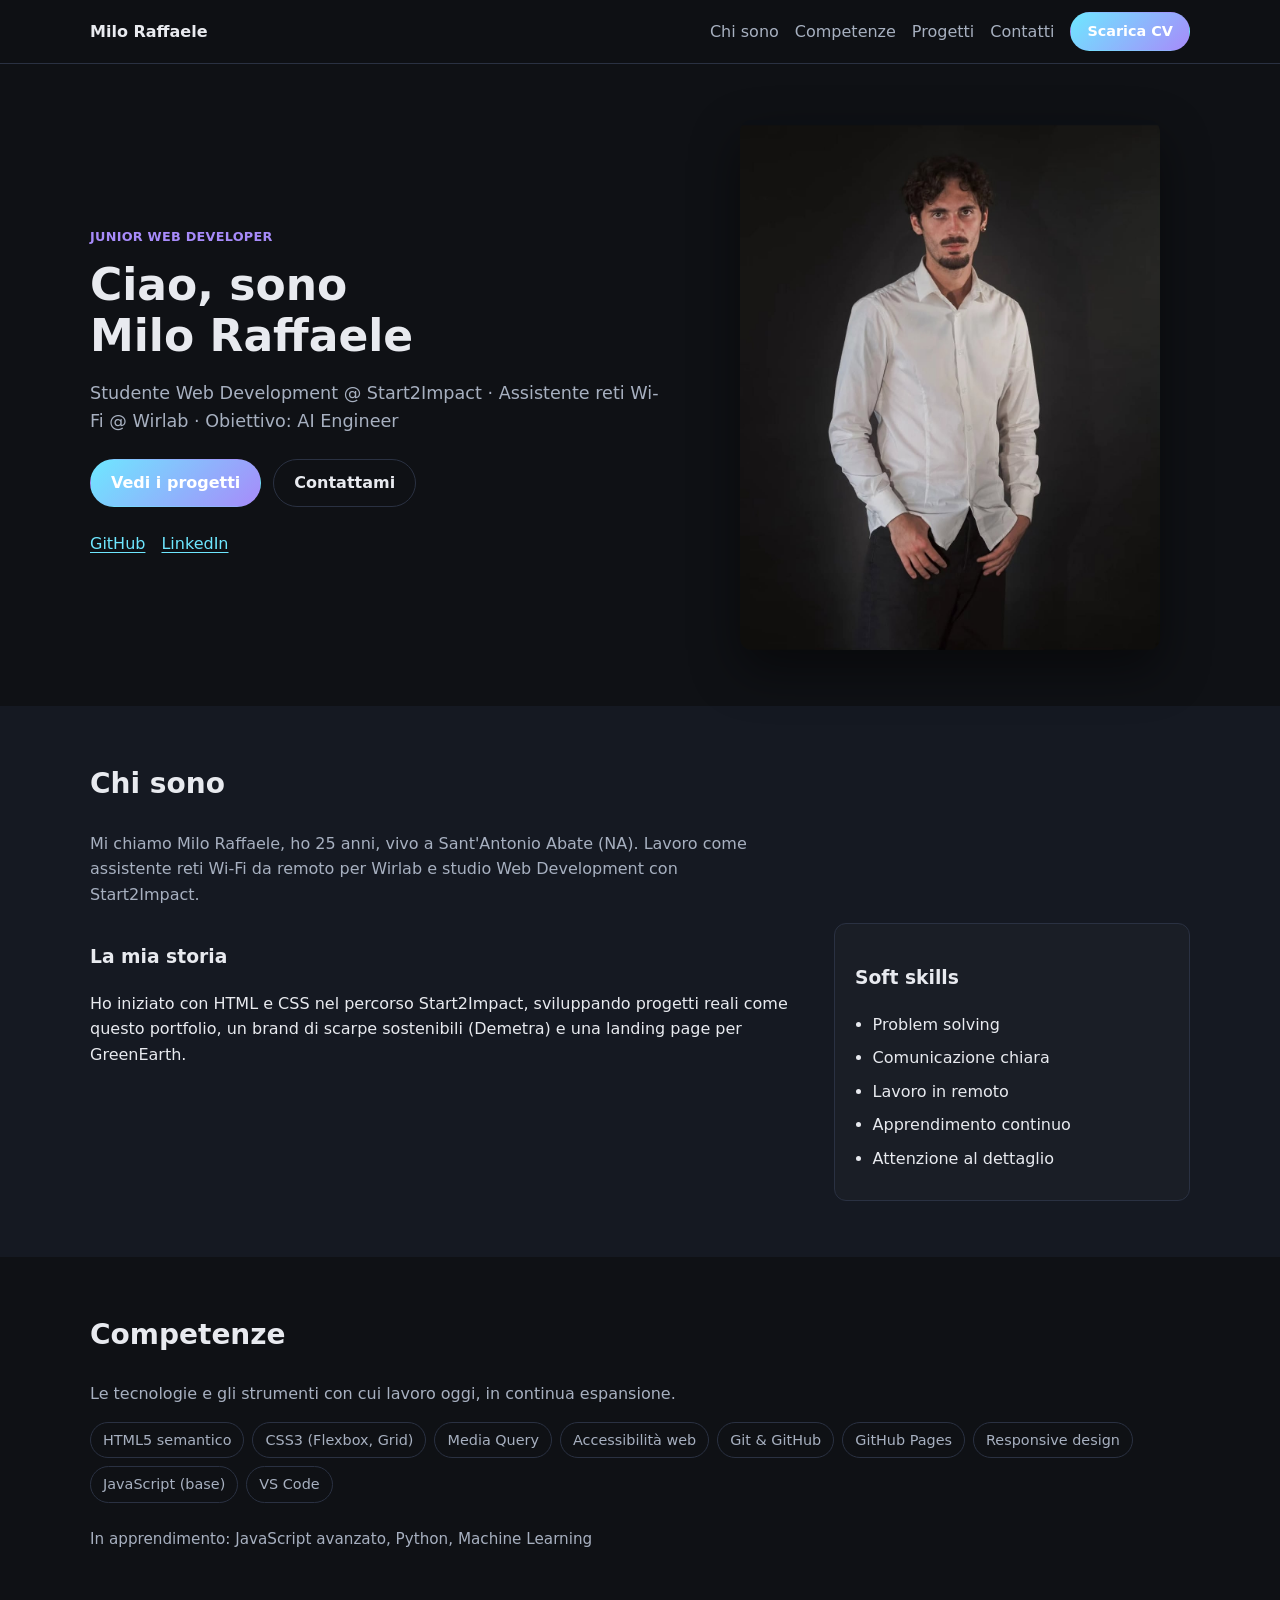
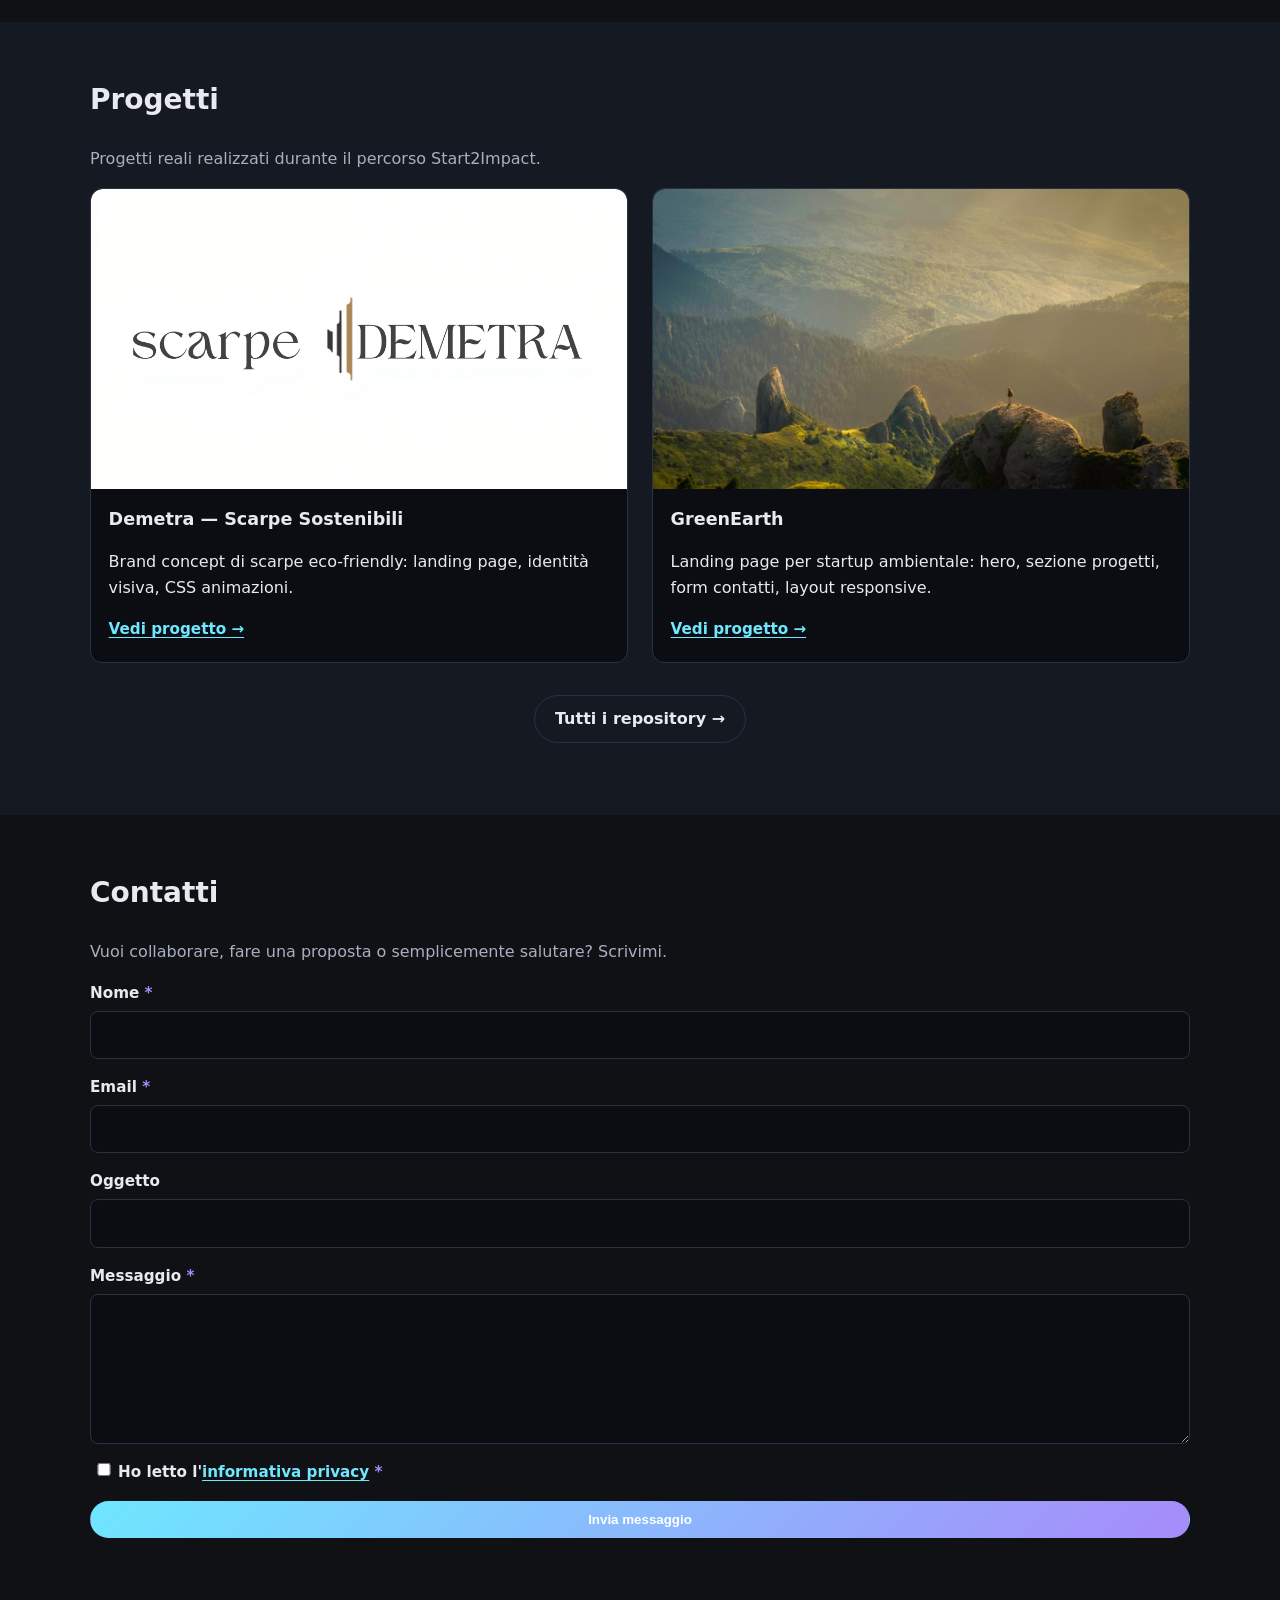
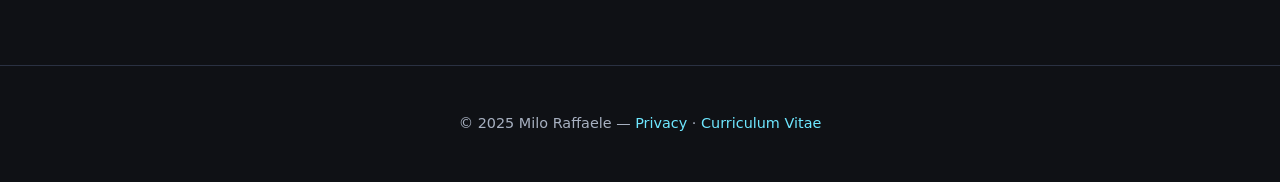
<file: index.html>
<!DOCTYPE html>
<html lang="it">
<head>
  <meta charset="UTF-8" />
  <meta name="viewport" content="width=device-width, initial-scale=1.0" />
  <title>Portfolio — Milo Raffaele | Sviluppo web</title>
  <meta name="description" content="Portfolio di Milo Raffaele: assistente reti Wi-Fi (Wirlab), studente Web Development (Start2Impact). HTML e CSS. Obiettivo AI Engineer." />

  <meta property="og:type" content="website" />
  <meta property="og:url" content="https://raffmilo00-byte.github.io/il-mio-porfolio/" />
  <meta property="og:title" content="Milo Raffaele — Portfolio Web Development" />
  <meta property="og:description" content="Junior in formazione: Wirlab, Start2Impact, progetti HTML/CSS. Obiettivo AI Engineer." />
  <meta property="og:image" content="https://raffmilo00-byte.github.io/il-mio-porfolio/assets/img/ME.png.jpeg" />
  <meta property="og:locale" content="it_IT" />

  <meta name="twitter:card" content="summary_large_image" />
  <meta name="twitter:title" content="Milo Raffaele — Portfolio Web Development" />
  <meta name="twitter:description" content="Junior in formazione: Wirlab, Start2Impact, progetti HTML/CSS. Obiettivo AI Engineer." />

  <link rel="canonical" href="https://raffmilo00-byte.github.io/il-mio-porfolio/" />
  <link rel="stylesheet" href="assets/css/style.css" />
  <link rel="icon" type="image/jpeg" href="assets/img/favicon.jpg" />
</head>
<body>
  <a class="skip-link" href="#main-content">Salta al contenuto</a>

  <header class="site-header">
    <div class="wrap header-inner">
      <a href="index.html" class="logo">Milo Raffaele</a>

      <button class="nav-toggle" id="navToggle" aria-expanded="false" aria-controls="mainNav" aria-label="Apri menu">
        <span class="hamburger"></span>
        <span class="hamburger"></span>
        <span class="hamburger"></span>
      </button>

      <nav class="nav" id="mainNav" aria-label="Navigazione principale">
        <a href="#chi-sono">Chi sono</a>
        <a href="#competenze">Competenze</a>
        <a href="#progetti">Progetti</a>
        <a href="#contatti">Contatti</a>
        <a href="cv.html" class="btn btn--small">Scarica CV</a>
      </nav>
    </div>
  </header>

  <main id="main-content">

    <section class="hero section">
      <div class="wrap hero-inner">
        <div class="hero-text">
          <p class="eyebrow">Junior Web Developer</p>
          <h1>Ciao, sono<br>Milo Raffaele</h1>
          <p class="lead">Studente Web Development @ Start2Impact · Assistente reti Wi-Fi @ Wirlab · Obiettivo: AI Engineer</p>
          <div class="hero-cta">
            <a href="#progetti" class="btn">Vedi i progetti</a>
            <a href="#contatti" class="btn btn--ghost">Contattami</a>
          </div>
          <ul class="social">
            <li><a href="https://github.com/raffmilo00-byte" target="_blank" rel="noopener">GitHub</a></li>
            <li><a href="https://www.linkedin.com/in/raffaele-milo" target="_blank" rel="noopener">LinkedIn</a></li>
          </ul>
        </div>
        <div class="hero-photo">
          <img src="assets/img/ME.png.jpeg" alt="Ritratto professionale di Milo Raffaele" width="420" height="560" />
        </div>
      </div>
    </section>

    <section class="section section--alt" id="chi-sono">
      <div class="wrap">
        <h2>Chi sono</h2>
        <p class="section-intro">Mi chiamo Milo Raffaele, ho 25 anni, vivo a Sant'Antonio Abate (NA). Lavoro come assistente reti Wi-Fi da remoto per Wirlab e studio Web Development con Start2Impact.</p>
        <div class="two-col">
          <div>
            <h3>La mia storia</h3>
            <p>Ho iniziato con HTML e CSS nel percorso Start2Impact, sviluppando progetti reali come questo portfolio, un brand di scarpe sostenibili (Demetra) e una landing page per GreenEarth.</p>
          </div>
          <div class="card">
            <h3>Soft skills</h3>
            <ul class="traits">
              <li>Problem solving</li>
              <li>Comunicazione chiara</li>
              <li>Lavoro in remoto</li>
              <li>Apprendimento continuo</li>
              <li>Attenzione al dettaglio</li>
            </ul>
          </div>
        </div>
      </div>
    </section>

    <section class="section" id="competenze">
      <div class="wrap">
        <h2>Competenze</h2>
        <p class="section-intro">Le tecnologie e gli strumenti con cui lavoro oggi, in continua espansione.</p>
        <ul class="skills">
          <li>HTML5 semantico</li>
          <li>CSS3 (Flexbox, Grid)</li>
          <li>Media Query</li>
          <li>Accessibilità web</li>
          <li>Git &amp; GitHub</li>
          <li>GitHub Pages</li>
          <li>Responsive design</li>
          <li>JavaScript (base)</li>
          <li>VS Code</li>
        </ul>
        <p class="muted" style="margin-top:1.5rem">In apprendimento: JavaScript avanzato, Python, Machine Learning</p>
      </div>
    </section>

    <section class="section section--alt" id="progetti">
      <div class="wrap">
        <h2>Progetti</h2>
        <p class="section-intro">Progetti reali realizzati durante il percorso Start2Impact.</p>
        <div class="grid projects">

          <article class="project-card">
            <img src="assets/img/1.png" alt="Logo Demetra — scarpe sostenibili" />
            <div class="project-card__body">
              <h3>Demetra — Scarpe Sostenibili</h3>
              <p>Brand concept di scarpe eco-friendly: landing page, identità visiva, CSS animazioni.</p>
              <a href="progetti/demetra/demetra.html" class="fake-link">Vedi progetto →</a>
            </div>
          </article>

          <article class="project-card">
            <img src="assets/img/greenearth.png" alt="Logo GreenEarth" />
            <div class="project-card__body">
              <h3>GreenEarth</h3>
              <p>Landing page per startup ambientale: hero, sezione progetti, form contatti, layout responsive.</p>
              <a href="progetti/greenearth/pagina.html" class="fake-link">Vedi progetto →</a>
            </div>
          </article>

        </div>
        <p class="center"><a href="https://github.com/raffmilo00-byte" class="btn btn--ghost" target="_blank" rel="noopener">Tutti i repository →</a></p>
      </div>
    </section>

    <section class="section" id="contatti">
      <div class="wrap">
        <h2>Contatti</h2>
        <p class="section-intro">Vuoi collaborare, fare una proposta o semplicemente salutare? Scrivimi.</p>
        <form class="form" id="contactForm" novalidate>
          <div class="field">
            <label for="name">Nome <span class="req" aria-hidden="true">*</span></label>
            <input type="text" id="name" name="name" autocomplete="name" required />
          </div>
          <div class="field">
            <label for="email">Email <span class="req" aria-hidden="true">*</span></label>
            <input type="email" id="email" name="email" autocomplete="email" required />
          </div>
          <div class="field">
            <label for="subject">Oggetto</label>
            <input type="text" id="subject" name="subject" />
          </div>
          <div class="field">
            <label for="message">Messaggio <span class="req" aria-hidden="true">*</span></label>
            <textarea id="message" name="message" rows="5" required></textarea>
          </div>
          <div class="field field--checkbox">
            <input type="checkbox" id="privacy" name="privacy" required />
            <label for="privacy">Ho letto l'<a href="privacy.html">informativa privacy</a> <span class="req" aria-hidden="true">*</span></label>
          </div>
          <button type="submit" class="btn">Invia messaggio</button>
          <p class="form-status" id="formStatus" aria-live="polite"></p>
        </form>
      </div>
    </section>

  </main>

  <footer class="site-footer">
    <div class="wrap footer-inner">
      <p>© 2025 Milo Raffaele — <a href="privacy.html">Privacy</a> · <a href="cv.html">Curriculum Vitae</a></p>
    </div>
  </footer>

  <script src="assets/js/contact.js"></script>
  <script>
    // Menu hamburger
    const toggle = document.getElementById('navToggle');
    const nav = document.getElementById('mainNav');
    toggle.addEventListener('click', () => {
      const isOpen = nav.classList.toggle('nav--open');
      toggle.setAttribute('aria-expanded', isOpen);
    });
  </script>
</body>
</html>
</file>
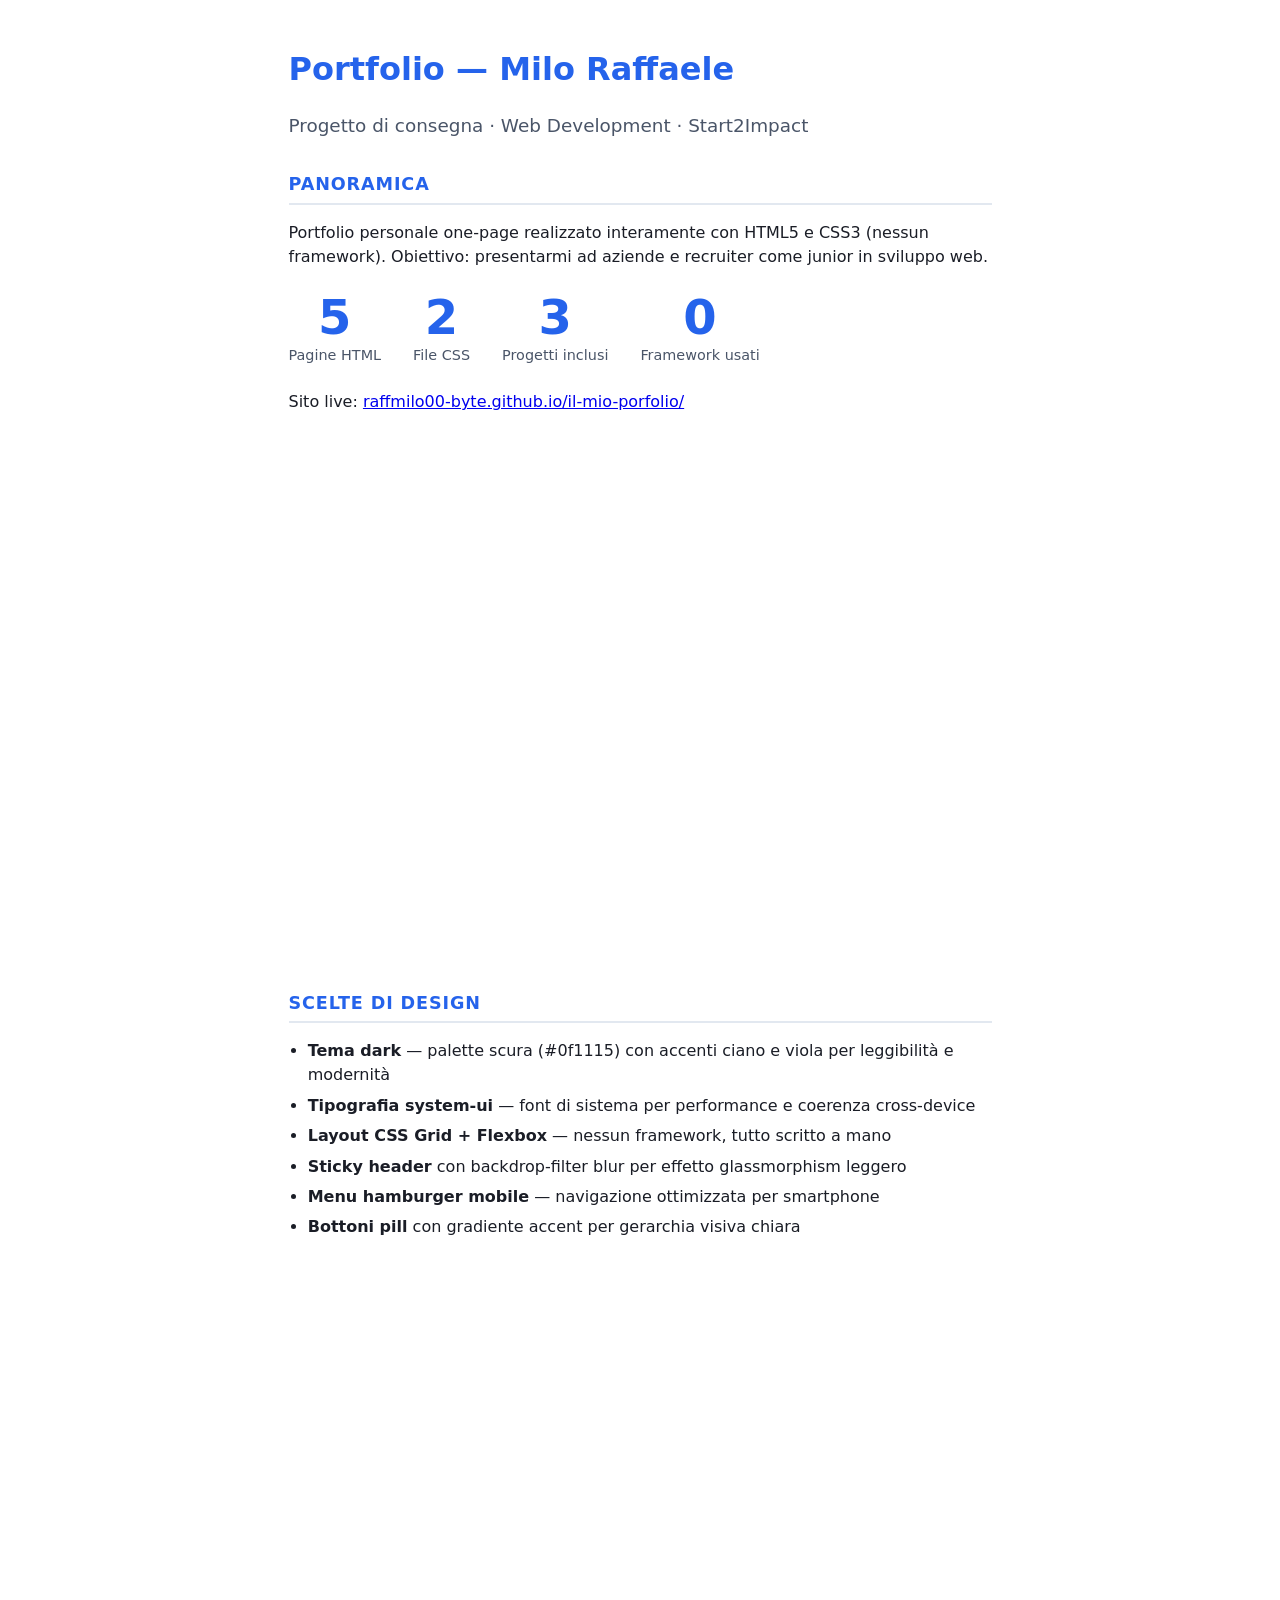
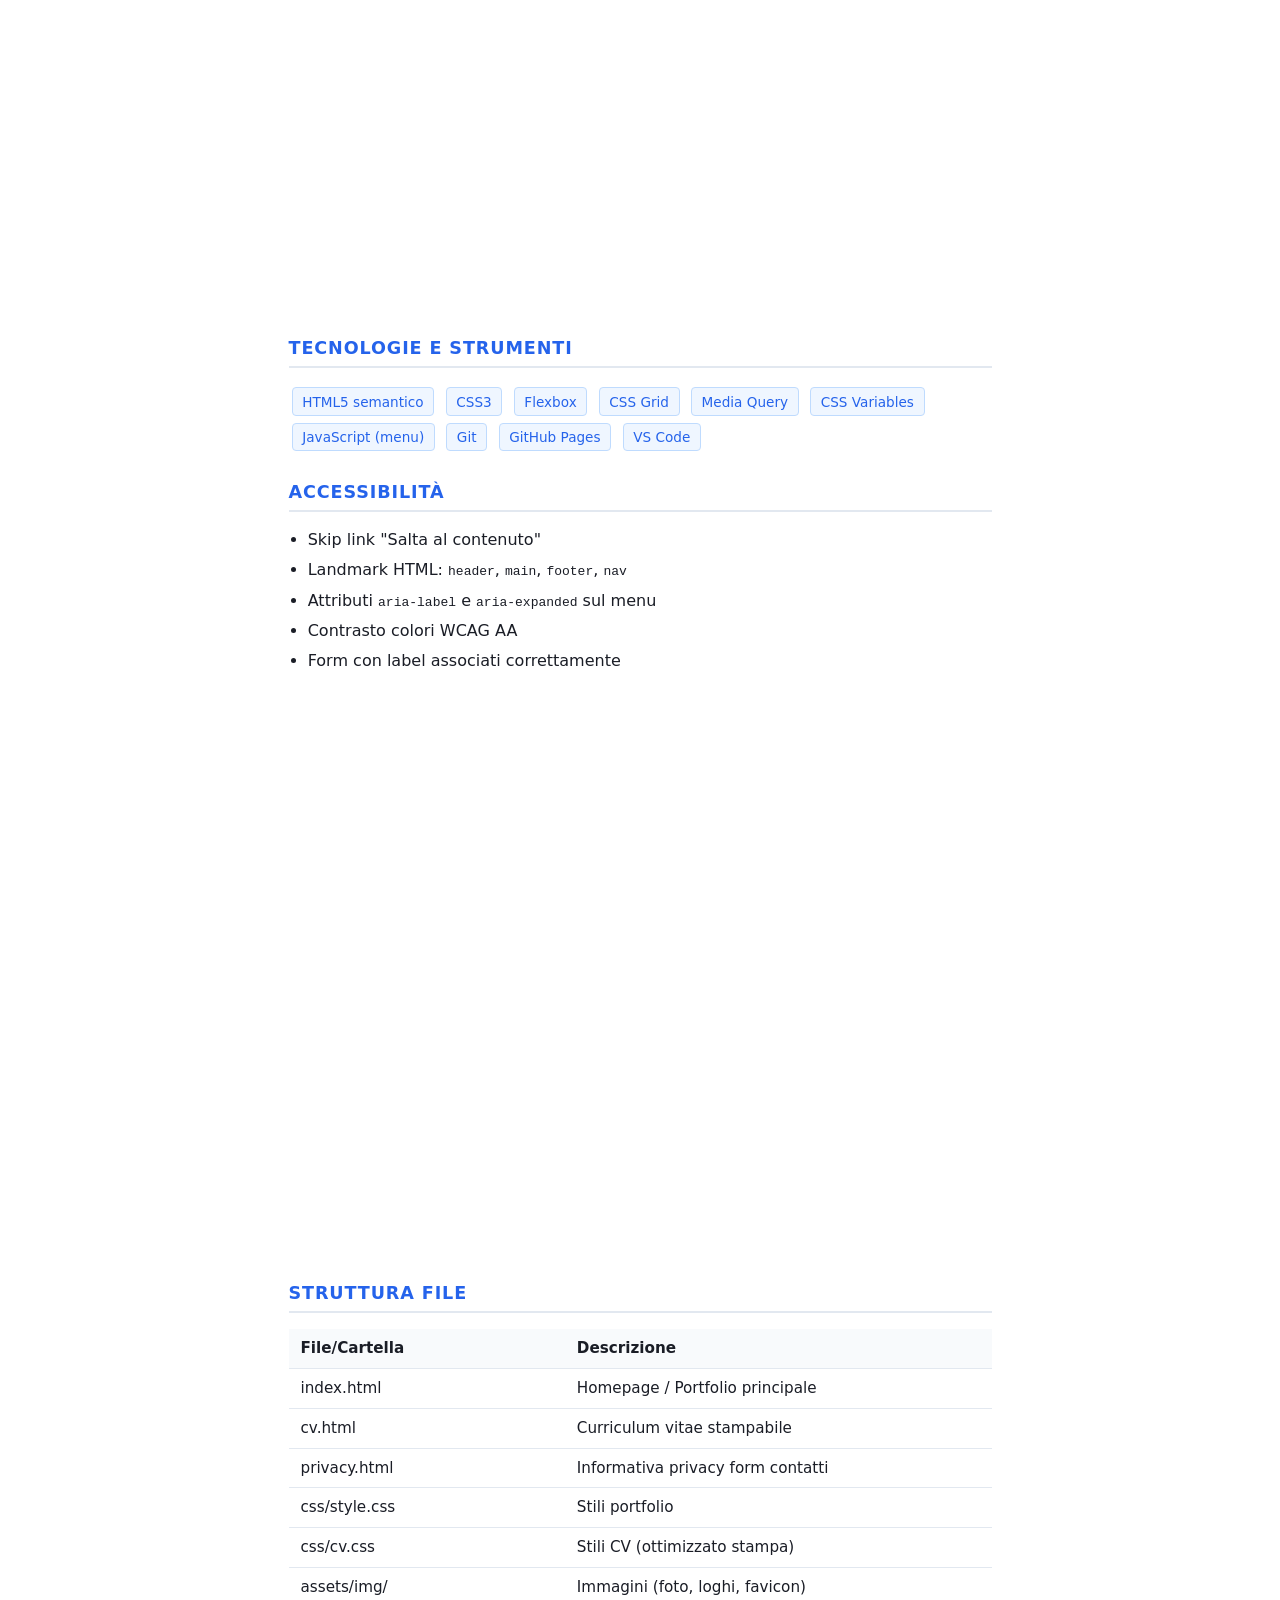
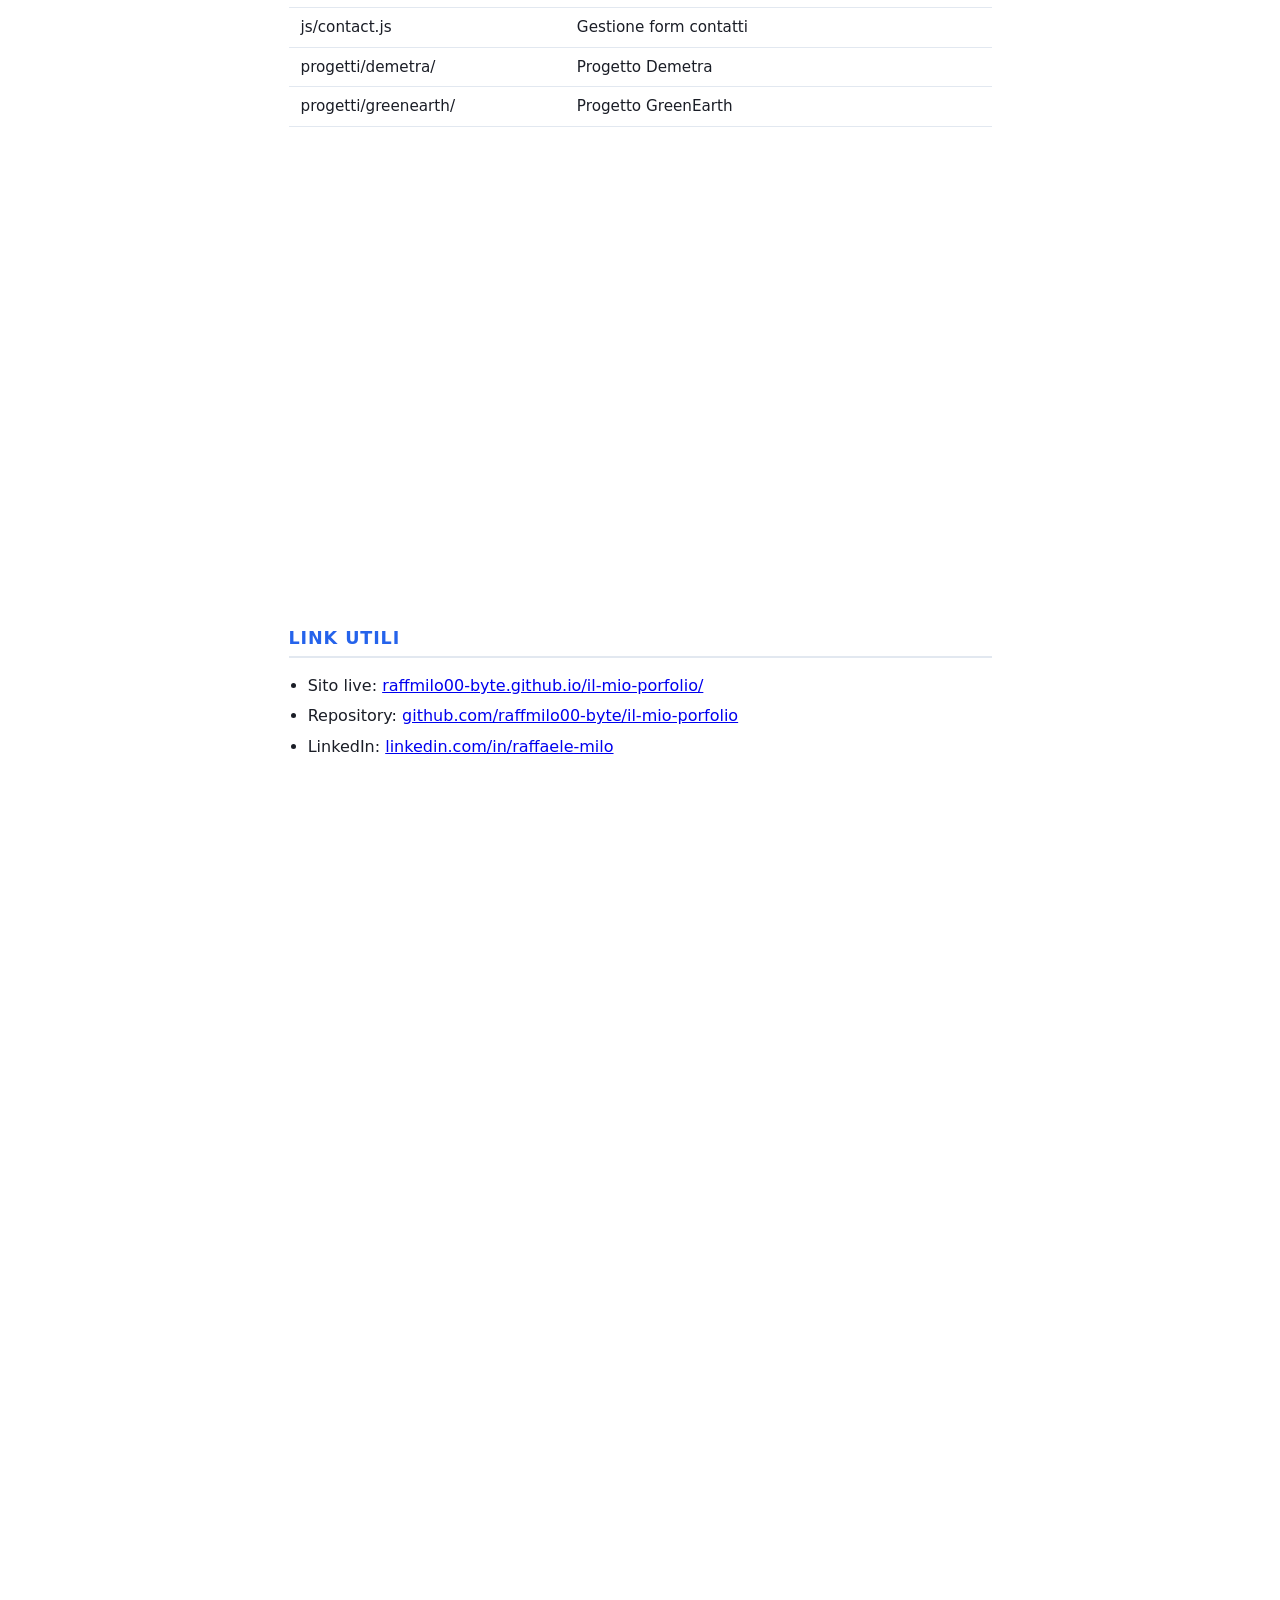
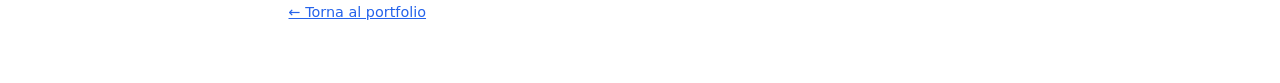
<file: presentazione.html>
<!DOCTYPE html>
<html lang="it">
<head>
  <meta charset="UTF-8" />
  <title>Presentazione portfolio — Milo Raffaele</title>
  <meta name="description" content="Presentazione del portfolio di Milo Raffaele: scelte di design, struttura e tecnologie usate nel progetto Start2Impact." />

  <meta property="og:type" content="website" />
  <meta property="og:url" content="https://raffmilo00-byte.github.io/il-mio-porfolio/presentazione.html" />
  <meta property="og:title" content="Presentazione portfolio — Milo Raffaele" />
  <meta property="og:description" content="Presentazione del portfolio di Milo Raffaele: scelte di design, struttura e tecnologie usate nel progetto Start2Impact." />
  <meta property="og:image" content="https://raffmilo00-byte.github.io/il-mio-porfolio/assets/img/ME.png.jpeg" />
  <meta property="og:locale" content="it_IT" />

  <style>
    @page { size: A4; margin: 18mm; }
    * { box-sizing: border-box; }
    body {
      font-family: "Segoe UI", system-ui, sans-serif;
      color: #1a1d26;
      line-height: 1.5;
      max-width: 210mm;
      margin: 0 auto;
      padding: 12mm;
    }
    .slide {
      page-break-after: always;
      min-height: 250mm;
      padding-bottom: 8mm;
    }
    .slide:last-child { page-break-after: auto; }
    h1 {
      font-size: 2rem;
      margin: 0 0 0.5rem;
      color: #2563eb;
    }
    h2 {
      font-size: 1.1rem;
      text-transform: uppercase;
      letter-spacing: 0.05em;
      color: #2563eb;
      border-bottom: 2px solid #e2e8f0;
      padding-bottom: 0.3rem;
      margin: 0 0 1rem;
    }
    .subtitle { font-size: 1.15rem; color: #4a5568; margin-bottom: 2rem; }
    .num { font-size: 3rem; font-weight: 800; color: #2563eb; line-height: 1; }
    .kpi { display: flex; gap: 2rem; margin: 1.5rem 0; }
    .kpi-item { text-align: center; }
    .kpi-label { font-size: 0.9rem; color: #4a5568; margin-top: 0.25rem; }
    ul { padding-left: 1.2rem; }
    li { margin-bottom: 0.4rem; }
    .tag {
      display: inline-block;
      background: #eff6ff;
      color: #2563eb;
      border: 1px solid #bfdbfe;
      padding: 0.2rem 0.6rem;
      border-radius: 4px;
      font-size: 0.85rem;
      margin: 0.2rem;
    }
    table { width: 100%; border-collapse: collapse; margin: 1rem 0; }
    th, td { text-align: left; padding: 0.5rem 0.75rem; border-bottom: 1px solid #e2e8f0; font-size: 0.95rem; }
    th { background: #f8fafc; font-weight: 600; }
    .back { margin-top: 2rem; font-size: 0.9rem; }
    .back a { color: #2563eb; }
    @media print { .back { display: none; } }
  </style>
</head>
<body>

  <main>

    <section class="slide">
      <h1>Portfolio — Milo Raffaele</h1>
      <p class="subtitle">Progetto di consegna · Web Development · Start2Impact</p>
      <h2>Panoramica</h2>
      <p>Portfolio personale one-page realizzato interamente con HTML5 e CSS3 (nessun framework). Obiettivo: presentarmi ad aziende e recruiter come junior in sviluppo web.</p>
      <div class="kpi">
        <div class="kpi-item"><div class="num">5</div><div class="kpi-label">Pagine HTML</div></div>
        <div class="kpi-item"><div class="num">2</div><div class="kpi-label">File CSS</div></div>
        <div class="kpi-item"><div class="num">3</div><div class="kpi-label">Progetti inclusi</div></div>
        <div class="kpi-item"><div class="num">0</div><div class="kpi-label">Framework usati</div></div>
      </div>
      <p>Sito live: <a href="https://raffmilo00-byte.github.io/il-mio-porfolio/">raffmilo00-byte.github.io/il-mio-porfolio/</a></p>
    </section>

    <section class="slide">
      <h2>Scelte di design</h2>
      <ul>
        <li><strong>Tema dark</strong> — palette scura (#0f1115) con accenti ciano e viola per leggibilità e modernità</li>
        <li><strong>Tipografia system-ui</strong> — font di sistema per performance e coerenza cross-device</li>
        <li><strong>Layout CSS Grid + Flexbox</strong> — nessun framework, tutto scritto a mano</li>
        <li><strong>Sticky header</strong> con backdrop-filter blur per effetto glassmorphism leggero</li>
        <li><strong>Menu hamburger mobile</strong> — navigazione ottimizzata per smartphone</li>
        <li><strong>Bottoni pill</strong> con gradiente accent per gerarchia visiva chiara</li>
      </ul>
    </section>

    <section class="slide">
      <h2>Tecnologie e strumenti</h2>
      <div>
        <span class="tag">HTML5 semantico</span>
        <span class="tag">CSS3</span>
        <span class="tag">Flexbox</span>
        <span class="tag">CSS Grid</span>
        <span class="tag">Media Query</span>
        <span class="tag">CSS Variables</span>
        <span class="tag">JavaScript (menu)</span>
        <span class="tag">Git</span>
        <span class="tag">GitHub Pages</span>
        <span class="tag">VS Code</span>
      </div>
      <h2 style="margin-top:1.5rem">Accessibilità</h2>
      <ul>
        <li>Skip link "Salta al contenuto"</li>
        <li>Landmark HTML: <code>header</code>, <code>main</code>, <code>footer</code>, <code>nav</code></li>
        <li>Attributi <code>aria-label</code> e <code>aria-expanded</code> sul menu</li>
        <li>Contrasto colori WCAG AA</li>
        <li>Form con label associati correttamente</li>
      </ul>
    </section>

    <section class="slide">
      <h2>Struttura file</h2>
      <table>
        <tr><th>File/Cartella</th><th>Descrizione</th></tr>
        <tr><td>index.html</td><td>Homepage / Portfolio principale</td></tr>
        <tr><td>cv.html</td><td>Curriculum vitae stampabile</td></tr>
        <tr><td>privacy.html</td><td>Informativa privacy form contatti</td></tr>
        <tr><td>css/style.css</td><td>Stili portfolio</td></tr>
        <tr><td>css/cv.css</td><td>Stili CV (ottimizzato stampa)</td></tr>
        <tr><td>assets/img/</td><td>Immagini (foto, loghi, favicon)</td></tr>
        <tr><td>js/contact.js</td><td>Gestione form contatti</td></tr>
        <tr><td>progetti/demetra/</td><td>Progetto Demetra</td></tr>
        <tr><td>progetti/greenearth/</td><td>Progetto GreenEarth</td></tr>
      </table>
    </section>

    <section class="slide">
      <h2>Link utili</h2>
      <ul>
        <li>Sito live: <a href="https://raffmilo00-byte.github.io/il-mio-porfolio/">raffmilo00-byte.github.io/il-mio-porfolio/</a></li>
        <li>Repository: <a href="https://github.com/raffmilo00-byte/il-mio-porfolio">github.com/raffmilo00-byte/il-mio-porfolio</a></li>
        <li>LinkedIn: <a href="https://www.linkedin.com/in/raffaele-milo">linkedin.com/in/raffaele-milo</a></li>
      </ul>
    </section>

  </main>

  <p class="back"><a href="index.html">← Torna al portfolio</a></p>

</body>
</html>
</file>
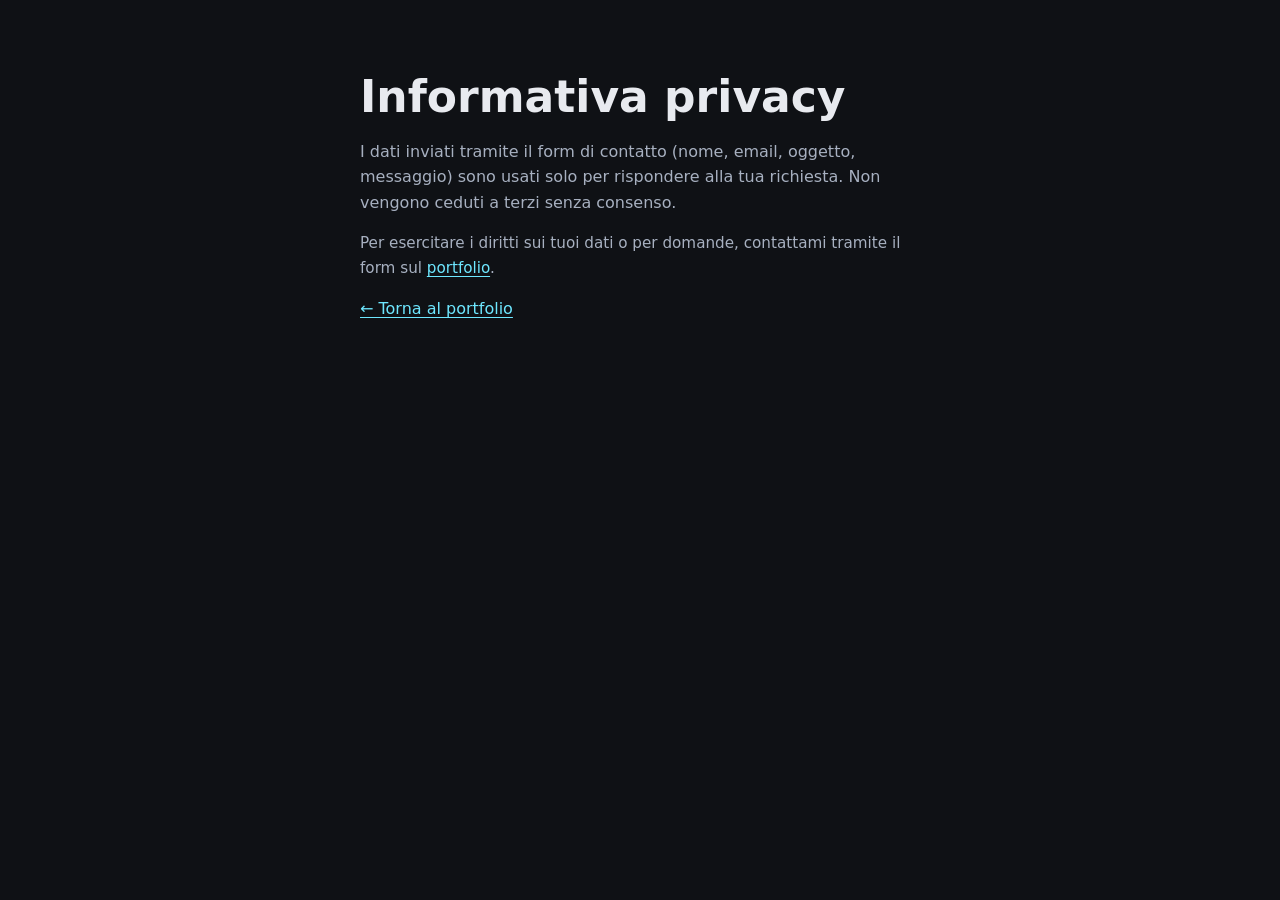
<file: privacy.html>
<!DOCTYPE html>
<html lang="it">
<head>
  <meta charset="UTF-8" />
  <meta name="viewport" content="width=device-width, initial-scale=1.0" />
  <title>Privacy — Milo Raffaele</title>
  <meta name="description" content="Informativa privacy del portfolio di Milo Raffaele. Dati trattati solo per rispondere alle richieste di contatto." />

  <meta property="og:type" content="website" />
  <meta property="og:url" content="https://raffmilo00-byte.github.io/il-mio-porfolio/privacy.html" />
  <meta property="og:title" content="Privacy — Milo Raffaele" />
  <meta property="og:description" content="Informativa privacy del portfolio di Milo Raffaele." />
  <meta property="og:image" content="https://raffmilo00-byte.github.io/il-mio-porfolio/assets/img/ME.png.jpeg" />
  <meta property="og:locale" content="it_IT" />

  <link rel="stylesheet" href="assets/css/style.css" />
  <link rel="icon" type="image/jpeg" href="assets/img/favicon.jpg" />
</head>
<body>
  <main class="section" style="padding-top: 4rem;">
    <div class="wrap narrow">
      <h1>Informativa privacy</h1>
      <p class="section-intro">
        I dati inviati tramite il form di contatto (nome, email, oggetto, messaggio) sono usati
        solo per rispondere alla tua richiesta. Non vengono ceduti a terzi senza consenso.
      </p>
      <p class="muted">
        Per esercitare i diritti sui tuoi dati o per domande, contattami tramite il form sul
        <a href="index.html#contatti">portfolio</a>.
      </p>
      <p><a href="index.html">← Torna al portfolio</a></p>
    </div>
  </main>
</body>
</html>
</file>
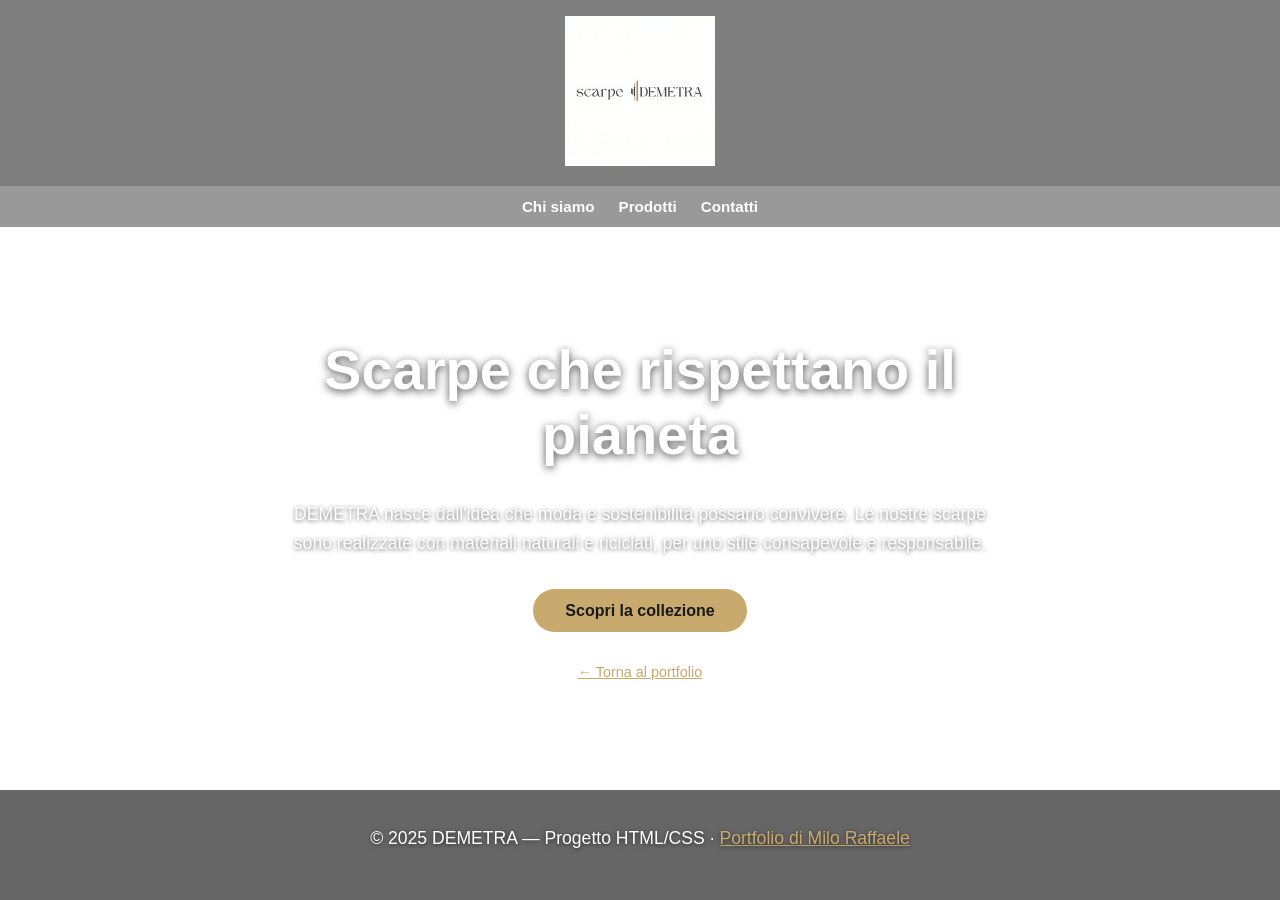
<file: progetti/demetra/demetra.html>
<!DOCTYPE html>
<html lang="it">
<head>
    <meta charset="UTF-8">
    <meta name="viewport" content="width=device-width, initial-scale=1.0">
    <meta name="description" content="DEMETRA - Scarpe sostenibili per l'ambiente. Progetto HTML/CSS di Milo Raffaele per Start2Impact.">

    <meta property="og:type" content="website" />
    <meta property="og:url" content="https://raffmilo00-byte.github.io/il-mio-porfolio/progetti/demetra/demetra.html" />
    <meta property="og:title" content="DEMETRA — Scarpe Sostenibili | Progetto di Milo Raffaele" />
    <meta property="og:description" content="Brand concept di scarpe eco-friendly realizzato con HTML e CSS nel percorso Start2Impact." />
    <meta property="og:image" content="https://raffmilo00-byte.github.io/il-mio-porfolio/assets/img/1.png" />
    <meta property="og:locale" content="it_IT" />

    <title>DEMETRA - Scarpe Sostenibili</title>
    <style>
        body {
            margin: 0;
            padding: 0;
            font-family: Arial, sans-serif;
            color: #fff;
            background: url('https://images.unsplash.com/photo-1506744038136-46273834b3fb?auto=format&fit=crop&w=1920&q=80') no-repeat center center fixed;
            background-size: cover;
            display: flex;
            flex-direction: column;
            align-items: center;
            min-height: 100vh;
        }
        header {
            text-align: center;
            padding: 1rem;
            background-color: rgba(0, 0, 0, 0.5);
            width: 100%;
        }
        header img {
            max-width: 150px;
            height: auto;
        }
        nav {
            display: flex;
            gap: 1.5rem;
            justify-content: center;
            padding: 0.75rem 1rem;
            background: rgba(0,0,0,0.4);
            width: 100%;
        }
        nav a {
            color: #fff;
            text-decoration: none;
            font-weight: 600;
            font-size: 0.95rem;
        }
        nav a:hover { text-decoration: underline; }
        main {
            flex: 1;
            display: flex;
            flex-direction: column;
            align-items: center;
            justify-content: center;
            padding: 3rem 1rem;
            text-align: center;
            max-width: 700px;
        }
        h1 {
            font-size: clamp(2rem, 6vw, 3.5rem);
            margin: 0 0 1rem;
            text-shadow: 0 2px 8px rgba(0,0,0,0.7);
        }
        p {
            font-size: 1.1rem;
            line-height: 1.6;
            text-shadow: 0 1px 4px rgba(0,0,0,0.6);
            margin-bottom: 2rem;
        }
        .cta {
            display: inline-block;
            padding: 0.8rem 2rem;
            background: #c8a96e;
            color: #1a1a1a;
            font-weight: 700;
            text-decoration: none;
            border-radius: 50px;
            font-size: 1rem;
        }
        .cta:hover { background: #b8976a; }
        .back-link {
            margin-top: 2rem;
            font-size: 0.9rem;
        }
        .back-link a { color: #c8a96e; }
        footer {
            width: 100%;
            text-align: center;
            padding: 1rem;
            background: rgba(0,0,0,0.6);
            font-size: 0.85rem;
        }
    </style>
</head>
<body>
    <header>
        <img src="../../assets/img/1.png" alt="Logo Demetra — scarpe sostenibili" />
    </header>

    <nav aria-label="Navigazione Demetra">
        <a href="#chi-siamo">Chi siamo</a>
        <a href="#prodotti">Prodotti</a>
        <a href="#contatti">Contatti</a>
    </nav>

    <main>
        <h1>Scarpe che rispettano il pianeta</h1>
        <p>DEMETRA nasce dall'idea che moda e sostenibilità possano convivere. Le nostre scarpe sono realizzate con materiali naturali e riciclati, per uno stile consapevole e responsabile.</p>
        <a href="#prodotti" class="cta">Scopri la collezione</a>
        <div class="back-link">
            <a href="../../index.html">← Torna al portfolio</a>
        </div>
    </main>

    <footer>
        <p>© 2025 DEMETRA — Progetto HTML/CSS · <a href="../../index.html" style="color:#c8a96e">Portfolio di Milo Raffaele</a></p>
    </footer>
</body>
</html>
</file>
<file: assets/css/style.css>
:root {
  --bg: #0f1115;
  --bg-alt: #151922;
  --text: #e8eaef;
  --muted: #a7b0c0;
  --accent: #6ee7ff;
  --accent-2: #a78bfa;
  --border: #2a3142;
  --radius: 12px;
  --max: 1100px;
  --font: system-ui, -apple-system, "Segoe UI", Roboto, Ubuntu, sans-serif;
}

*,
*::before,
*::after { box-sizing: border-box; }

html { scroll-behavior: smooth; }

body {
  margin: 0;
  font-family: var(--font);
  background: var(--bg);
  color: var(--text);
  line-height: 1.6;
}

img { max-width: 100%; height: auto; display: block; border-radius: var(--radius); }

a { color: var(--accent); text-decoration-thickness: 1px; text-underline-offset: 3px; }
a:hover { color: #9cf2ff; }

.skip-link {
  position: absolute;
  left: -999px;
  top: 0;
  background: var(--accent);
  color: #0b0d12;
  padding: .5rem 1rem;
  z-index: 100;
}
.skip-link:focus { left: 0; }

.wrap { width: min(100% - 2rem, var(--max)); margin-inline: auto; }
.narrow { max-width: 560px; }

/* ── Header & Nav ── */
.site-header {
  position: sticky;
  top: 0;
  z-index: 50;
  background: rgba(15, 17, 21, 0.85);
  backdrop-filter: blur(8px);
  border-bottom: 1px solid var(--border);
}
.header-inner {
  display: flex;
  align-items: center;
  justify-content: space-between;
  gap: 1rem;
  padding: 0.75rem 0;
}
.logo { font-weight: 700; color: var(--text); text-decoration: none; }

.nav {
  display: flex;
  flex-wrap: wrap;
  gap: 1rem;
  align-items: center;
}
.nav a {
  color: var(--muted);
  text-decoration: none;
}
.nav a:hover,
.nav a.active {
  color: #ffffff;
}

/* ── MODIFICA: forza testo bianco sul bottone nav ── */
.nav a.btn {
  color: #ffffff;
}

/* ── Hamburger button ── */
.nav-toggle {
  display: none;
  flex-direction: column;
  gap: 5px;
  background: none;
  border: none;
  cursor: pointer;
  padding: 4px;
}
.hamburger {
  display: block;
  width: 24px;
  height: 2px;
  background: var(--text);
  border-radius: 2px;
  transition: transform 0.2s, opacity 0.2s;
}

/* ── Mobile nav ── */
@media (max-width: 700px) {
  .nav-toggle { display: flex; }

  .nav {
    display: none;
    position: absolute;
    top: 100%;
    left: 0;
    right: 0;
    flex-direction: column;
    align-items: flex-start;
    gap: 0;
    background: rgba(15, 17, 21, 0.97);
    border-bottom: 1px solid var(--border);
    padding: 0.5rem 0;
  }
  .nav.nav--open { display: flex; }
  .nav a {
    width: 100%;
    padding: 0.75rem 1.5rem;
    border-bottom: 1px solid var(--border);
  }
  .nav a:last-child { border-bottom: none; }
}

/* ── Hero ── */
.hero { padding: 3rem 0 2rem; }
.hero-inner {
  display: grid;
  grid-template-columns: 1fr;
  gap: 2rem;
  align-items: center;
}
@media (min-width: 900px) {
  .hero-inner { grid-template-columns: 1.1fr 0.9fr; }
}
.eyebrow { color: var(--accent-2); font-weight: 600; letter-spacing: 0.02em; text-transform: uppercase; font-size: 0.8rem; }
h1 { font-size: clamp(1.75rem, 4vw, 2.75rem); line-height: 1.15; margin: 0.5rem 0 1rem; }
.lead { font-size: 1.1rem; color: var(--muted); max-width: 52ch; }
.hero-cta { display: flex; flex-wrap: wrap; gap: 0.75rem; margin: 1.5rem 0; }

.btn {
  display: inline-block;
  padding: 0.65rem 1.25rem;
  border-radius: 999px;
  border: 1px solid transparent;
  background: linear-gradient(135deg, var(--accent), var(--accent-2));
  color: #ffffff;
  font-weight: 600;
  text-decoration: none;
  cursor: pointer;
}
.btn--ghost {
  background: transparent;
  color: var(--text);
  border-color: var(--border);
}
.btn--small { padding: 0.45rem 1rem; font-size: 0.9rem; }

.social { list-style: none; padding: 0; margin: 1rem 0 0; display: flex; flex-wrap: wrap; gap: 1rem; }

.hero-photo img { width: min(100%, 420px); margin-inline: auto; box-shadow: 0 20px 50px rgba(0,0,0,0.45); }

/* ── Sections ── */
.section { padding: 3.5rem 0; }
.section--alt { background: var(--bg-alt); }
.section h2 { margin-top: 0; font-size: 1.75rem; }
.section-intro { color: var(--muted); max-width: 65ch; }

.two-col {
  display: grid;
  gap: 2rem;
}
@media (min-width: 800px) {
  .two-col { grid-template-columns: 2fr 1fr; }
}

.card {
  border: 1px solid var(--border);
  border-radius: var(--radius);
  padding: 1.25rem;
  background: rgba(255,255,255,0.02);
}
.traits { padding-left: 1.1rem; margin: 0; }
.traits li { margin-bottom: 0.5rem; }

.checklist { padding-left: 1.2rem; max-width: 65ch; }
.checklist li { margin-bottom: 0.5rem; }
.muted { color: var(--muted); font-size: 0.95rem; }

.skills {
  list-style: none; padding: 0; margin: 0;
  display: flex; flex-wrap: wrap; gap: 0.5rem;
}
.skills li {
  border: 1px solid var(--border);
  padding: 0.35rem 0.75rem;
  border-radius: 999px;
  font-size: 0.9rem;
  color: var(--muted);
}

/* ── Projects grid ── */
.grid.projects {
  display: grid;
  gap: 1.5rem;
}
@media (min-width: 700px) {
  .grid.projects { grid-template-columns: repeat(2, 1fr); }
}

.project-card { border-radius: var(--radius); overflow: hidden; border: 1px solid var(--border); background: #0b0d12; }
.project-card__link { color: inherit; text-decoration: none; display: block; }
.project-card__link:hover .fake-link { text-decoration: underline; }
.project-card__icon {
  width: 100%;
  height: 300px;
  background: var(--bg-alt);
  display: flex;
  align-items: center;
  justify-content: center;
  border-radius: var(--radius) var(--radius) 0 0;
}
.project-card__icon svg {
  width: 80px;
  height: 80px;
  color: var(--accent);
  opacity: 0.8;
  transition: opacity 0.2s;
}
.project-card:hover .project-card__icon svg {
  opacity: 1;
  color: #9cf2ff;
}
.project-card img {
  width: 100%;
  height: 300px;
  object-fit: cover;
  border-radius: var(--radius) var(--radius) 0 0;
}
.project-card__body { padding: 1rem 1.1rem 1.25rem; }
.project-card h3 { margin: 0 0 0.35rem; font-size: 1.1rem; }
.fake-link { color: var(--accent); font-weight: 600; font-size: 0.95rem; }
.center { text-align: center; margin-top: 2rem; }

/* ── Form ── */
.form { display: grid; gap: 1rem; }
.field { display: grid; gap: 0.35rem; }
.field--checkbox { grid-template-columns: auto 1fr; align-items: start; gap: 0.5rem; }
label { font-weight: 600; font-size: 0.95rem; }
label a { color: var(--accent); }
.req { color: var(--accent-2); }
input, textarea {
  width: 100%;
  padding: 0.65rem 0.75rem;
  border-radius: 8px;
  border: 1px solid var(--border);
  background: #0b0d12;
  color: var(--text);
  font: inherit;
}
input:focus, textarea:focus {
  outline: 2px solid var(--accent);
  outline-offset: 2px;
}
.form-status { min-height: 1.5rem; font-size: 0.95rem; color: var(--muted); }

/* ── Footer ── */
.site-footer {
  border-top: 1px solid var(--border);
  padding: 2rem 0;
  color: var(--muted);
  font-size: 0.9rem;
}
.footer-inner { text-align: center; }
.footer-inner a { color: var(--accent); text-decoration: none; }
.footer-inner a:hover { text-decoration: underline; }
</file>
